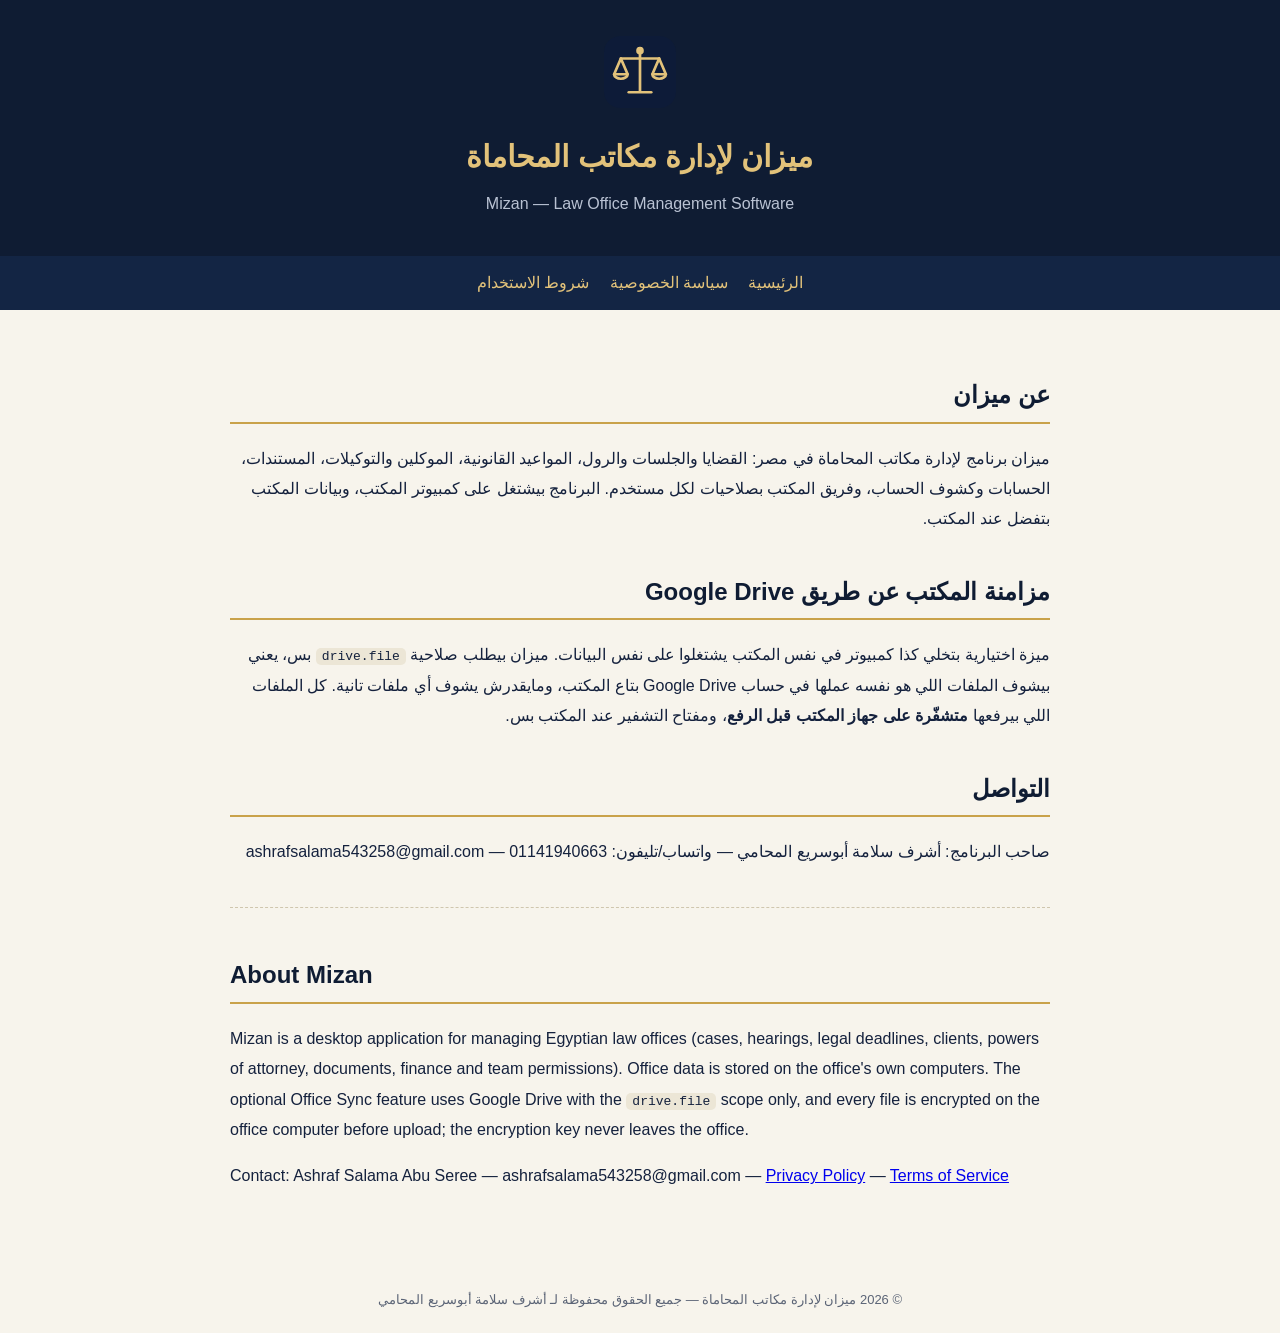
<file: index.html>
<!doctype html><html lang="ar" dir="rtl"><head><meta charset="utf-8"><meta name="viewport" content="width=device-width,initial-scale=1">
<title>ميزان لإدارة مكاتب المحاماة — Mizan</title><link rel="icon" href="logo.svg"><link rel="stylesheet" href="style.css"></head><body>
<header><img src="logo.svg" alt="ميزان"><h1>ميزان لإدارة مكاتب المحاماة</h1><p>Mizan — Law Office Management Software</p></header>
<nav><a href="index.html">الرئيسية</a><a href="privacy.html">سياسة الخصوصية</a><a href="terms.html">شروط الاستخدام</a></nav>
<main>
<h2>عن ميزان</h2>
<p>ميزان برنامج لإدارة مكاتب المحاماة في مصر: القضايا والجلسات والرول، المواعيد القانونية، الموكلين والتوكيلات، المستندات، الحسابات وكشوف الحساب، وفريق المكتب بصلاحيات لكل مستخدم. البرنامج بيشتغل على كمبيوتر المكتب، وبيانات المكتب بتفضل عند المكتب.</p>
<h2>مزامنة المكتب عن طريق Google Drive</h2>
<p>ميزة اختيارية بتخلي كذا كمبيوتر في نفس المكتب يشتغلوا على نفس البيانات. ميزان بيطلب صلاحية <code>drive.file</code> بس، يعني بيشوف الملفات اللي هو نفسه عملها في حساب Google Drive بتاع المكتب، ومايقدرش يشوف أي ملفات تانية. كل الملفات اللي بيرفعها <b>متشفّرة على جهاز المكتب قبل الرفع</b>، ومفتاح التشفير عند المكتب بس.</p>
<h2>التواصل</h2>
<p>صاحب البرنامج: أشرف سلامة أبوسريع المحامي — واتساب/تليفون: <span dir="ltr">01141940663</span> — <span dir="ltr">ashrafsalama543258@gmail.com</span></p>
<div class="en"><h2>About Mizan</h2><p>Mizan is a desktop application for managing Egyptian law offices (cases, hearings, legal deadlines, clients, powers of attorney, documents, finance and team permissions). Office data is stored on the office's own computers. The optional Office Sync feature uses Google Drive with the <code>drive.file</code> scope only, and every file is encrypted on the office computer before upload; the encryption key never leaves the office.</p>
<p>Contact: Ashraf Salama Abu Seree — ashrafsalama543258@gmail.com — <a href="privacy.html">Privacy Policy</a> — <a href="terms.html">Terms of Service</a></p></div>
</main><footer>© 2026 ميزان لإدارة مكاتب المحاماة — جميع الحقوق محفوظة لـ أشرف سلامة أبوسريع المحامي</footer></body></html>
</file>
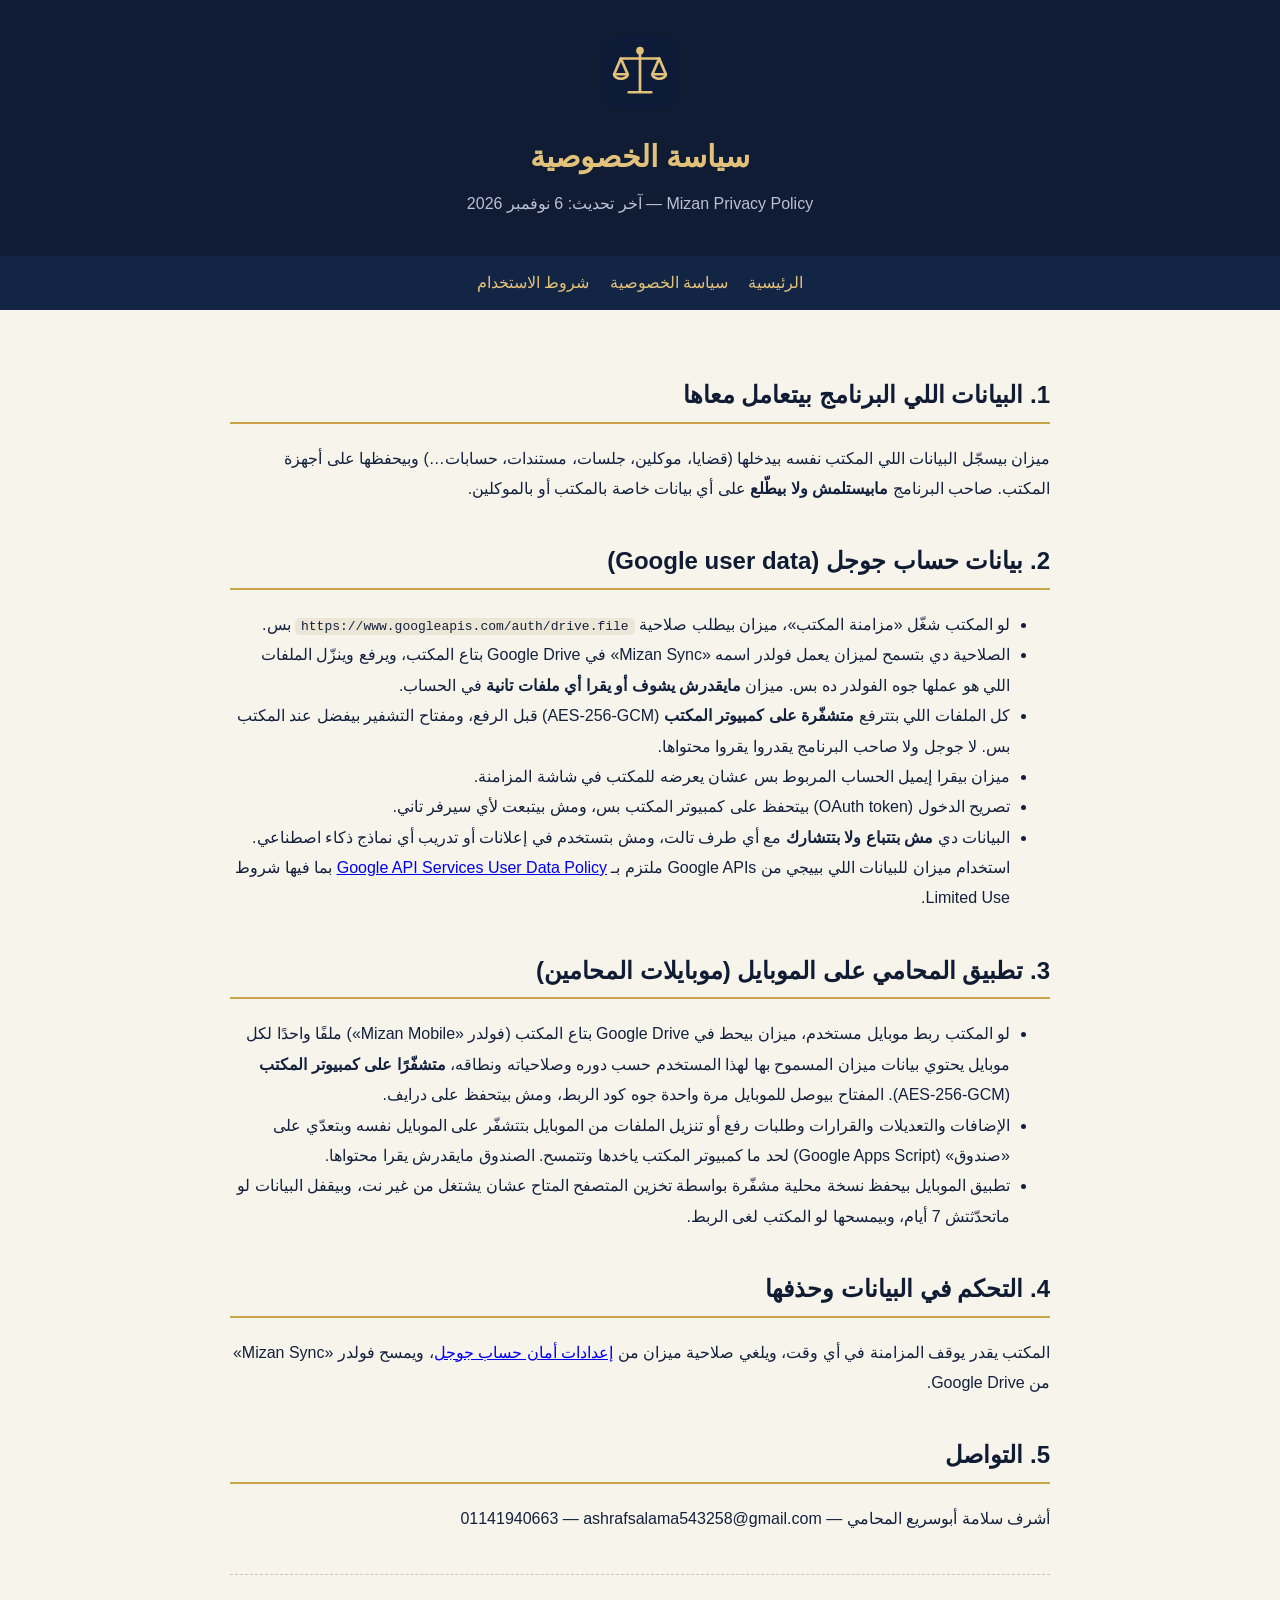
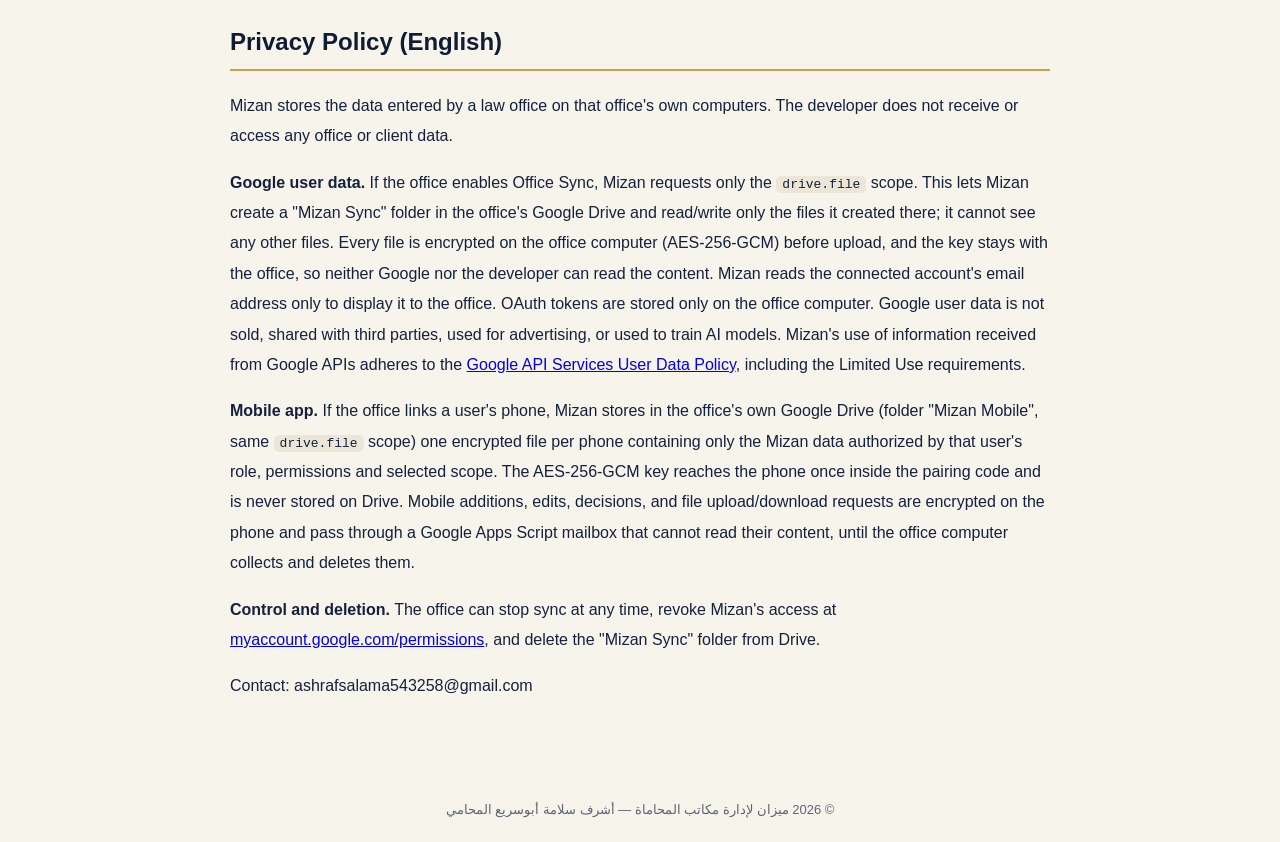
<file: privacy.html>
<!doctype html><html lang="ar" dir="rtl"><head><meta charset="utf-8"><meta name="viewport" content="width=device-width,initial-scale=1">
<title>سياسة الخصوصية — ميزان</title><link rel="icon" href="logo.svg"><link rel="stylesheet" href="style.css"></head><body>
<header><img src="logo.svg" alt="ميزان"><h1>سياسة الخصوصية</h1><p>Mizan Privacy Policy — آخر تحديث: 6 نوفمبر 2026</p></header>
<nav><a href="index.html">الرئيسية</a><a href="privacy.html">سياسة الخصوصية</a><a href="terms.html">شروط الاستخدام</a></nav>
<main>
<h2>1. البيانات اللي البرنامج بيتعامل معاها</h2>
<p>ميزان بيسجّل البيانات اللي المكتب نفسه بيدخلها (قضايا، موكلين، جلسات، مستندات، حسابات…) وبيحفظها على أجهزة المكتب. صاحب البرنامج <b>مابيستلمش ولا بيطّلع</b> على أي بيانات خاصة بالمكتب أو بالموكلين.</p>
<h2>2. بيانات حساب جوجل (Google user data)</h2>
<ul>
<li>لو المكتب شغّل «مزامنة المكتب»، ميزان بيطلب صلاحية <code>https://www.googleapis.com/auth/drive.file</code> بس.</li>
<li>الصلاحية دي بتسمح لميزان يعمل فولدر اسمه «Mizan Sync» في Google Drive بتاع المكتب، ويرفع وينزّل الملفات اللي هو عملها جوه الفولدر ده بس. ميزان <b>مايقدرش يشوف أو يقرا أي ملفات تانية</b> في الحساب.</li>
<li>كل الملفات اللي بتترفع <b>متشفّرة على كمبيوتر المكتب</b> (AES-256-GCM) قبل الرفع، ومفتاح التشفير بيفضل عند المكتب بس. لا جوجل ولا صاحب البرنامج يقدروا يقروا محتواها.</li>
<li>ميزان بيقرا إيميل الحساب المربوط بس عشان يعرضه للمكتب في شاشة المزامنة.</li>
<li>تصريح الدخول (OAuth token) بيتحفظ على كمبيوتر المكتب بس، ومش بيتبعت لأي سيرفر تاني.</li>
<li>البيانات دي <b>مش بتتباع ولا بتتشارك</b> مع أي طرف تالت، ومش بتستخدم في إعلانات أو تدريب أي نماذج ذكاء اصطناعي. استخدام ميزان للبيانات اللي بييجي من Google APIs ملتزم بـ <a href="https://developers.google.com/terms/api-services-user-data-policy">Google API Services User Data Policy</a> بما فيها شروط Limited Use.</li>
</ul>
<h2>3. تطبيق المحامي على الموبايل (موبايلات المحامين)</h2>
<ul>
<li>لو المكتب ربط موبايل مستخدم، ميزان بيحط في Google Drive بتاع المكتب (فولدر «Mizan Mobile») ملفًا واحدًا لكل موبايل يحتوي بيانات ميزان المسموح بها لهذا المستخدم حسب دوره وصلاحياته ونطاقه، <b>متشفّرًا على كمبيوتر المكتب</b> (AES-256-GCM). المفتاح بيوصل للموبايل مرة واحدة جوه كود الربط، ومش بيتحفظ على درايف.</li>
<li>الإضافات والتعديلات والقرارات وطلبات رفع أو تنزيل الملفات من الموبايل بتتشفّر على الموبايل نفسه وبتعدّي على «صندوق» (Google Apps Script) لحد ما كمبيوتر المكتب ياخدها وتتمسح. الصندوق مايقدرش يقرا محتواها.</li>
<li>تطبيق الموبايل بيحفظ نسخة محلية مشفّرة بواسطة تخزين المتصفح المتاح عشان يشتغل من غير نت، وبيقفل البيانات لو ماتحدّثتش 7 أيام، وبيمسحها لو المكتب لغى الربط.</li>
</ul>
<h2>4. التحكم في البيانات وحذفها</h2>
<p>المكتب يقدر يوقف المزامنة في أي وقت، ويلغي صلاحية ميزان من <a href="https://myaccount.google.com/permissions">إعدادات أمان حساب جوجل</a>، ويمسح فولدر «Mizan Sync» من Google Drive.</p>
<h2>5. التواصل</h2>
<p>أشرف سلامة أبوسريع المحامي — <span dir="ltr">ashrafsalama543258@gmail.com</span> — <span dir="ltr">01141940663</span></p>
<div class="en"><h2>Privacy Policy (English)</h2>
<p>Mizan stores the data entered by a law office on that office's own computers. The developer does not receive or access any office or client data.</p>
<p><b>Google user data.</b> If the office enables Office Sync, Mizan requests only the <code>drive.file</code> scope. This lets Mizan create a "Mizan Sync" folder in the office's Google Drive and read/write only the files it created there; it cannot see any other files. Every file is encrypted on the office computer (AES-256-GCM) before upload, and the key stays with the office, so neither Google nor the developer can read the content. Mizan reads the connected account's email address only to display it to the office. OAuth tokens are stored only on the office computer. Google user data is not sold, shared with third parties, used for advertising, or used to train AI models. Mizan's use of information received from Google APIs adheres to the <a href="https://developers.google.com/terms/api-services-user-data-policy">Google API Services User Data Policy</a>, including the Limited Use requirements.</p>
<p><b>Mobile app.</b> If the office links a user's phone, Mizan stores in the office's own Google Drive (folder "Mizan Mobile", same <code>drive.file</code> scope) one encrypted file per phone containing only the Mizan data authorized by that user's role, permissions and selected scope. The AES-256-GCM key reaches the phone once inside the pairing code and is never stored on Drive. Mobile additions, edits, decisions, and file upload/download requests are encrypted on the phone and pass through a Google Apps Script mailbox that cannot read their content, until the office computer collects and deletes them.</p>
<p><b>Control and deletion.</b> The office can stop sync at any time, revoke Mizan's access at <a href="https://myaccount.google.com/permissions">myaccount.google.com/permissions</a>, and delete the "Mizan Sync" folder from Drive.</p>
<p>Contact: ashrafsalama543258@gmail.com</p></div>
</main><footer>© 2026 ميزان لإدارة مكاتب المحاماة — أشرف سلامة أبوسريع المحامي</footer></body></html>
</file>
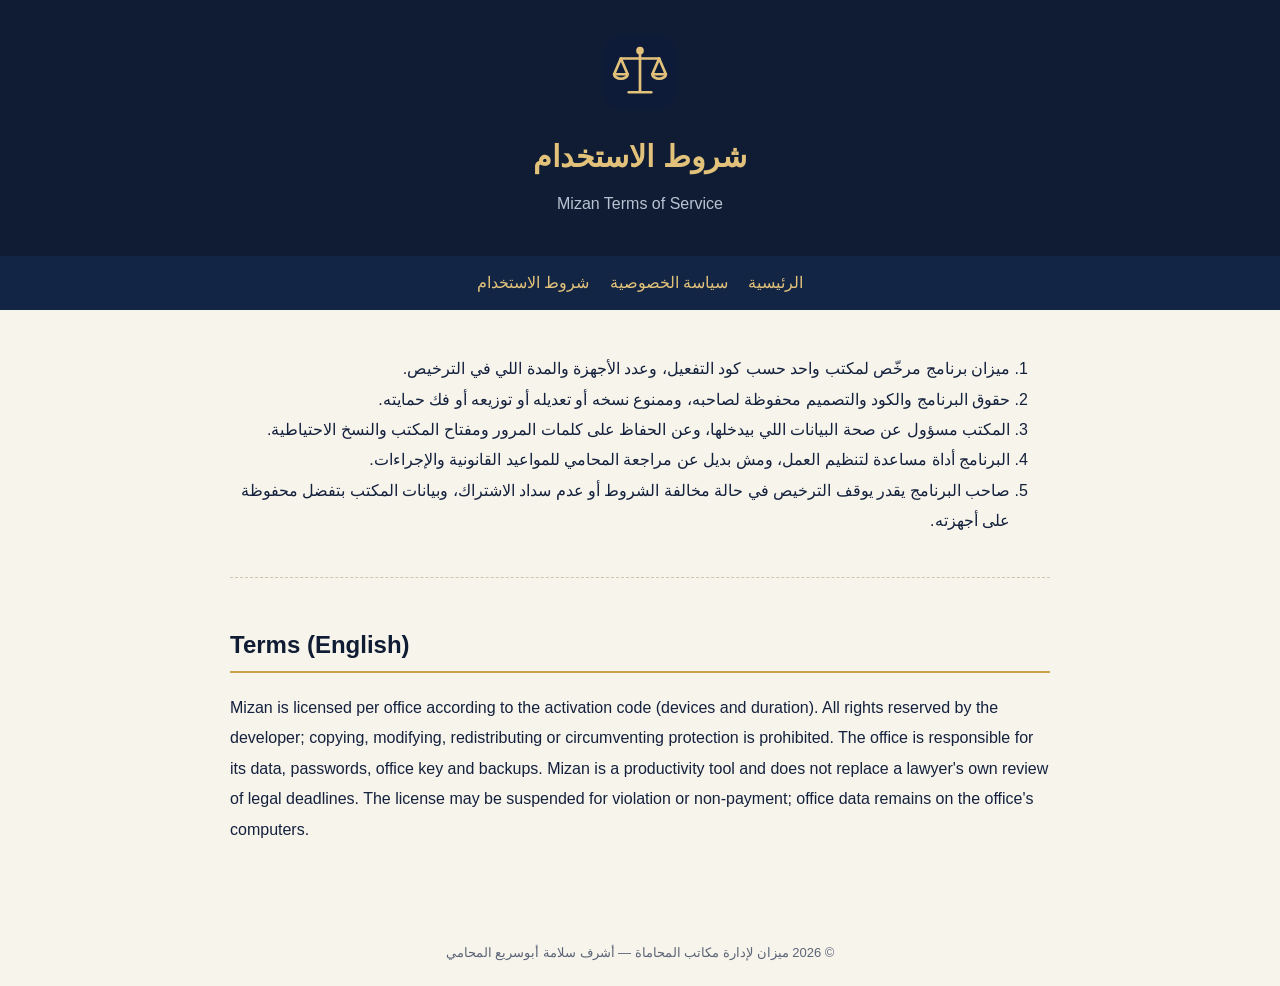
<file: terms.html>
<!doctype html><html lang="ar" dir="rtl"><head><meta charset="utf-8"><meta name="viewport" content="width=device-width,initial-scale=1">
<title>شروط الاستخدام — ميزان</title><link rel="icon" href="logo.svg"><link rel="stylesheet" href="style.css"></head><body>
<header><img src="logo.svg" alt="ميزان"><h1>شروط الاستخدام</h1><p>Mizan Terms of Service</p></header>
<nav><a href="index.html">الرئيسية</a><a href="privacy.html">سياسة الخصوصية</a><a href="terms.html">شروط الاستخدام</a></nav>
<main>
<ol>
<li>ميزان برنامج مرخّص لمكتب واحد حسب كود التفعيل، وعدد الأجهزة والمدة اللي في الترخيص.</li>
<li>حقوق البرنامج والكود والتصميم محفوظة لصاحبه، وممنوع نسخه أو تعديله أو توزيعه أو فك حمايته.</li>
<li>المكتب مسؤول عن صحة البيانات اللي بيدخلها، وعن الحفاظ على كلمات المرور ومفتاح المكتب والنسخ الاحتياطية.</li>
<li>البرنامج أداة مساعدة لتنظيم العمل، ومش بديل عن مراجعة المحامي للمواعيد القانونية والإجراءات.</li>
<li>صاحب البرنامج يقدر يوقف الترخيص في حالة مخالفة الشروط أو عدم سداد الاشتراك، وبيانات المكتب بتفضل محفوظة على أجهزته.</li>
</ol>
<div class="en"><h2>Terms (English)</h2><p>Mizan is licensed per office according to the activation code (devices and duration). All rights reserved by the developer; copying, modifying, redistributing or circumventing protection is prohibited. The office is responsible for its data, passwords, office key and backups. Mizan is a productivity tool and does not replace a lawyer's own review of legal deadlines. The license may be suspended for violation or non-payment; office data remains on the office's computers.</p></div>
</main><footer>© 2026 ميزان لإدارة مكاتب المحاماة — أشرف سلامة أبوسريع المحامي</footer></body></html>
</file>
<file: style.css>
:root{--navy:#0F1C33;--gold:#C9A24A;--ink:#14213D;--paper:#F7F4EC;--muted:#5B6476}
*{box-sizing:border-box}body{margin:0;font-family:Tahoma,"Segoe UI",Arial,sans-serif;background:var(--paper);color:var(--ink);line-height:1.9}
header{background:var(--navy);color:#F3EEDF;padding:36px 20px;text-align:center}
header img{width:72px;height:72px;border-radius:16px}header h1{margin:10px 0 4px;color:#E2C27A;font-size:30px}header p{margin:0;color:#B9C2D3}
nav{text-align:center;padding:12px;background:#132544}nav a{color:#E2C27A;margin:0 10px;text-decoration:none}
main{max-width:860px;margin:0 auto;padding:28px 20px 60px}h2{color:var(--navy);border-bottom:2px solid var(--gold);padding-bottom:4px;margin-top:34px}
.en{direction:ltr;text-align:left;border-top:1px dashed #cfc6ae;margin-top:40px;padding-top:10px}
footer{text-align:center;color:var(--muted);font-size:13px;padding:20px}code{background:#ece6d6;padding:1px 6px;border-radius:5px}
</file>
